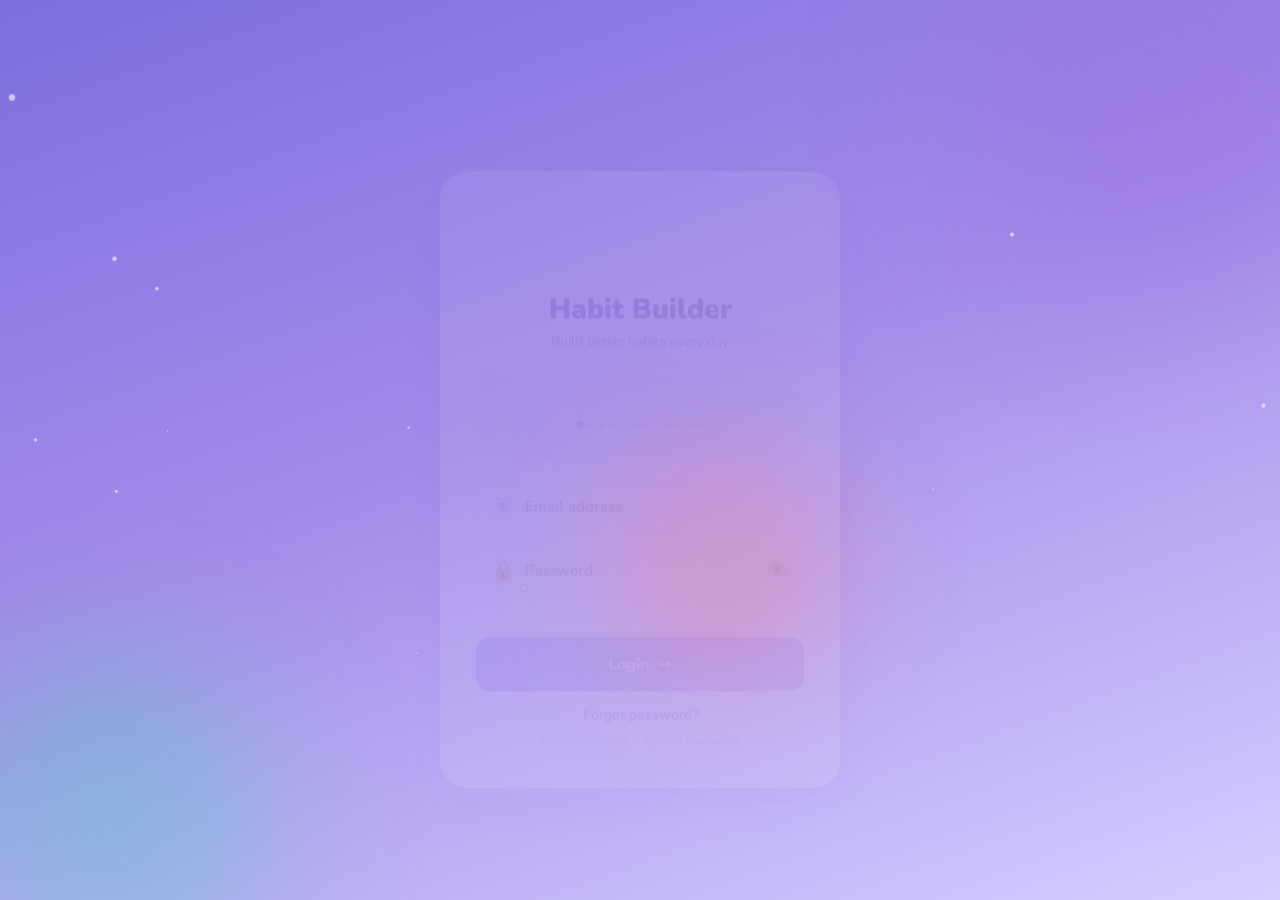
<file: index.html>
<!DOCTYPE html>
<html lang="en">
<head>
<meta charset="UTF-8" />
<meta http-equiv="refresh" content="0; url=Index.html" />
<title>Redirecting...</title>
</head>
<body>
<p>Loading... <a href="Index.html">Click here if not redirected</a></p>
</body>
</html>
</file>
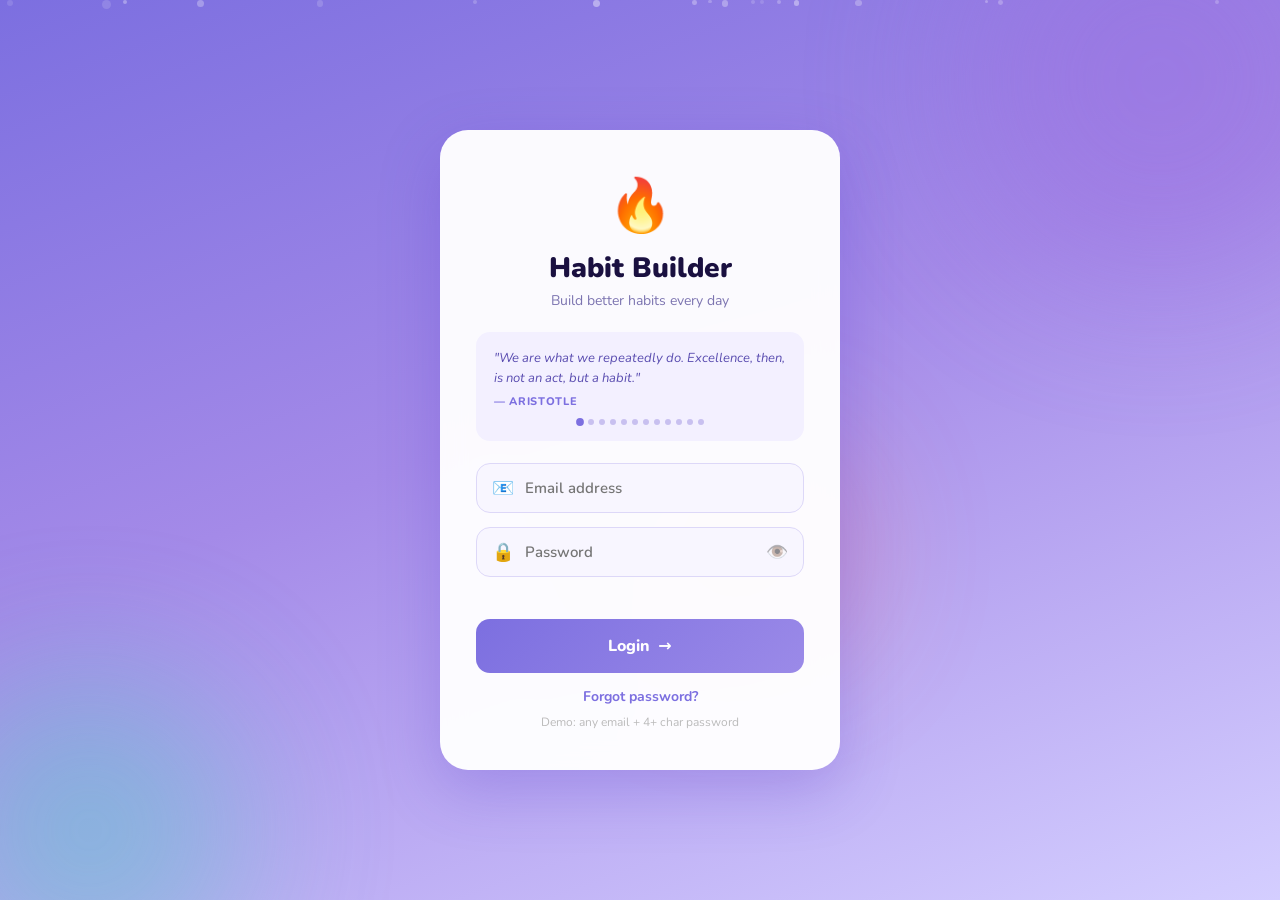
<file: Index.html>
<!DOCTYPE html>
<html lang="en">
<head>
  <meta charset="UTF-8" />
  <meta name="viewport" content="width=device-width, initial-scale=1.0" />
  <title>Habit Builder — Login</title>
  <link rel="stylesheet" href="css/global.css" />
  <link rel="stylesheet" href="css/login.css" />
  <link rel="preconnect" href="https://fonts.googleapis.com" />
  <link href="https://fonts.googleapis.com/css2?family=Nunito:wght@400;600;700;800;900&display=swap" rel="stylesheet" />
</head>
<body>

  <!-- Animated background blobs -->
  <div class="blob blob-1"></div>
  <div class="blob blob-2"></div>
  <div class="blob blob-3"></div>

  <!-- Floating particles -->
  <div class="particles" id="particles"></div>

  <div class="login-wrapper">
    <div class="login-card" id="loginCard">

      <!-- Brand -->
      <div class="brand">
        <div class="brand-icon">🔥</div>
        <h1 class="brand-title">Habit Builder</h1>
        <p class="brand-sub">Build better habits every day</p>
      </div>

      <!-- Rotating Quote -->
      <div class="quote-box" id="quoteBox">
        <p class="quote-text" id="quoteText"></p>
        <p class="quote-author" id="quoteAuthor"></p>
        <div class="quote-dots" id="quoteDots"></div>
      </div>

      <!-- Login Form -->
      <div id="loginForm">
        <div class="input-group">
          <span class="input-icon">📧</span>
          <input type="email" id="emailInput" class="form-input" placeholder="Email address" autocomplete="off" />
        </div>
        <div class="input-group">
          <span class="input-icon">🔒</span>
          <input type="password" id="passwordInput" class="form-input" placeholder="Password" />
          <span class="toggle-pass" id="togglePass">👁️</span>
        </div>
        <p class="error-msg" id="errorMsg"></p>
        <button class="btn-login" id="loginBtn" onclick="handleLogin()">
          <span>Login</span>
          <span class="btn-arrow">→</span>
        </button>
        <p class="forgot-link" onclick="showForgot()">Forgot password?</p>
        <p class="demo-hint">Demo: any email + 4+ char password</p>
      </div>

      <!-- Forgot Password Form -->
      <div id="forgotForm" style="display:none">
        <p class="forgot-desc">Enter your email to receive a reset link.</p>
        <div class="input-group">
          <span class="input-icon">📧</span>
          <input type="email" id="forgotEmail" class="form-input" placeholder="Your email" />
        </div>
        <button class="btn-login" onclick="sendReset()">Send Reset Link</button>
        <p class="forgot-link" onclick="showLogin()">← Back to login</p>
      </div>

    </div>
  </div>

  <script src="js/quotes.js"></script>
  <script src="js/login.js"></script>
  <script src="js/particles.js"></script>
</body>
</html>
</file>
<file: css/global.css>
/* ===== global.css ===== */
@import url('https://fonts.googleapis.com/css2?family=Nunito:wght@400;600;700;800;900&display=swap');

:root {
  --accent: #7C6FE0;
  --accent-light: #9b8ae8;
  --accent-pale: #f0effe;
  --bg: #f0effe;
  --card: #ffffff;
  --text: #1a1040;
  --muted: #7c74b0;
  --border: #e8e6ff;
  --danger: #e74c3c;
  --success: #4ECDC4;
  --radius-sm: 10px;
  --radius-md: 16px;
  --radius-lg: 22px;
  --shadow: 0 2px 16px rgba(124,111,224,0.10);
  --shadow-lg: 0 8px 32px rgba(124,111,224,0.18);
  --transition: 0.22s cubic-bezier(.4,0,.2,1);
}

[data-theme="dark"] {
  --bg: #0f0f1a;
  --card: #1a1a2e;
  --text: #e8e6ff;
  --muted: #8b86b8;
  --border: #2e2b50;
  --accent-pale: #1e1d38;
  --shadow: 0 2px 16px rgba(0,0,0,0.35);
  --shadow-lg: 0 8px 32px rgba(0,0,0,0.5);
}

*, *::before, *::after { box-sizing: border-box; margin: 0; padding: 0; }

html { font-size: 16px; }

body {
  font-family: 'Nunito', system-ui, sans-serif;
  background: var(--bg);
  color: var(--text);
  min-height: 100vh;
  transition: background var(--transition), color var(--transition);
  overflow-x: hidden;
}

a { color: inherit; text-decoration: none; }
button { font-family: inherit; cursor: pointer; border: none; outline: none; }
input { font-family: inherit; }
input:focus { outline: none; }

/* ── Shared components ── */

.toast {
  position: fixed;
  bottom: 90px;
  left: 50%;
  transform: translateX(-50%) translateY(20px);
  background: var(--accent);
  color: #fff;
  padding: 11px 24px;
  border-radius: 50px;
  font-size: 14px;
  font-weight: 700;
  z-index: 9000;
  opacity: 0;
  pointer-events: none;
  white-space: nowrap;
  transition: opacity 0.3s, transform 0.3s;
  box-shadow: 0 4px 20px rgba(124,111,224,0.4);
}
.toast.show {
  opacity: 1;
  transform: translateX(-50%) translateY(0);
}
.toast.error { background: var(--danger); }

/* Modal */
.modal-overlay {
  position: fixed; inset: 0;
  background: rgba(0,0,0,0.5);
  z-index: 800;
  display: flex; align-items: flex-end; justify-content: center;
  opacity: 0; pointer-events: none;
  transition: opacity var(--transition);
}
.modal-overlay.open { opacity: 1; pointer-events: all; }

.modal-card {
  background: var(--card);
  border-radius: 24px 24px 0 0;
  padding: 28px 22px 40px;
  width: 100%; max-width: 480px;
  transform: translateY(40px);
  transition: transform var(--transition);
}
.modal-overlay.open .modal-card { transform: translateY(0); }

.modal-header {
  display: flex; justify-content: space-between; align-items: center;
  margin-bottom: 20px;
}
.modal-header h3 { font-size: 18px; font-weight: 800; color: var(--text); }
.close-btn {
  width: 32px; height: 32px; border-radius: 50%;
  background: var(--border); color: var(--muted);
  font-size: 14px; display: flex; align-items: center; justify-content: center;
}

.modal-input {
  width: 100%; padding: 14px 18px;
  border: 1.5px solid var(--border);
  border-radius: var(--radius-sm);
  font-size: 15px; font-weight: 600;
  background: var(--accent-pale); color: var(--text);
  margin-bottom: 18px;
  transition: border var(--transition);
}
.modal-input:focus { border-color: var(--accent); }

.modal-label {
  font-size: 12px; font-weight: 700; color: var(--muted);
  text-transform: uppercase; letter-spacing: .07em;
  margin-bottom: 10px;
}

.emoji-grid {
  display: flex; flex-wrap: wrap; gap: 8px; margin-bottom: 18px;
}
.emoji-item {
  width: 42px; height: 42px; border-radius: 12px;
  border: 2px solid var(--border);
  display: flex; align-items: center; justify-content: center;
  font-size: 20px; cursor: pointer;
  transition: border var(--transition), background var(--transition);
}
.emoji-item.selected { border-color: var(--accent); background: rgba(124,111,224,0.12); }

.color-grid {
  display: flex; flex-wrap: wrap; gap: 10px; margin-bottom: 22px;
}
.color-dot {
  width: 32px; height: 32px; border-radius: 50%; cursor: pointer;
  border: 3px solid transparent;
  transition: border var(--transition), transform var(--transition);
}
.color-dot.selected { border-color: var(--text); transform: scale(1.15); }

.btn-add {
  width: 100%; padding: 15px;
  border-radius: var(--radius-md);
  background: linear-gradient(135deg, var(--accent), var(--accent-light));
  color: #fff; font-size: 16px; font-weight: 800;
  transition: transform var(--transition), box-shadow var(--transition);
}
.btn-add:hover { transform: scale(1.02); box-shadow: 0 6px 24px rgba(124,111,224,0.35); }

.modal-actions { display: flex; gap: 10px; }
.btn-delete {
  flex: 1; padding: 14px;
  border-radius: var(--radius-md);
  border: 1.5px solid var(--danger);
  background: transparent; color: var(--danger);
  font-size: 14px; font-weight: 800;
  transition: background var(--transition);
}
.btn-delete:hover { background: rgba(231,76,60,0.08); }
.btn-save {
  flex: 2; padding: 14px;
  border-radius: var(--radius-md);
  background: linear-gradient(135deg, var(--accent), var(--accent-light));
  color: #fff; font-size: 14px; font-weight: 800;
  border: 1.5px solid transparent;
  transition: transform var(--transition);
}
.btn-save:hover { transform: scale(1.02); }

/* Progress bar */
.progress-bar {
  height: 6px; border-radius: 6px;
  background: var(--border); overflow: hidden; margin-top: 10px;
}
.progress-fill {
  height: 100%; border-radius: 6px;
  background: linear-gradient(90deg, var(--accent), var(--success));
  transition: width 0.6s cubic-bezier(.4,0,.2,1);
}

/* Empty state */
.empty-state {
  text-align: center; padding: 48px 20px; color: var(--muted);
}
.empty-emoji { font-size: 52px; margin-bottom: 12px; }
.empty-state p { font-size: 15px; line-height: 1.6; }
</file>
<file: css/login.css>
/* ===== login.css ===== */

body {
  background: linear-gradient(160deg, #7C6FE0 0%, #a48ae8 45%, #d4ceff 100%);
  min-height: 100vh;
  display: flex;
  align-items: center;
  justify-content: center;
  overflow: hidden;
}

/* Animated gradient blobs */
.blob {
  position: fixed;
  border-radius: 50%;
  filter: blur(80px);
  opacity: 0.45;
  animation: blobFloat 8s ease-in-out infinite;
  pointer-events: none;
}
.blob-1 {
  width: 400px; height: 400px;
  background: #9b6fe0;
  top: -120px; right: -80px;
  animation-delay: 0s;
}
.blob-2 {
  width: 300px; height: 300px;
  background: #4ecdc4;
  bottom: -80px; left: -60px;
  animation-delay: -3s;
}
.blob-3 {
  width: 200px; height: 200px;
  background: #ff6b6b;
  top: 50%; left: 50%;
  animation-delay: -5s;
}

@keyframes blobFloat {
  0%, 100% { transform: translate(0, 0) scale(1); }
  33% { transform: translate(20px, -20px) scale(1.05); }
  66% { transform: translate(-15px, 15px) scale(0.97); }
}

/* Particles */
.particles { position: fixed; inset: 0; pointer-events: none; }
.particle {
  position: absolute;
  width: 6px; height: 6px;
  border-radius: 50%;
  background: rgba(255,255,255,0.6);
  animation: particleDrift linear infinite;
}
@keyframes particleDrift {
  0%   { transform: translateY(100vh) scale(0); opacity: 0; }
  10%  { opacity: 1; }
  90%  { opacity: 1; }
  100% { transform: translateY(-100px) scale(1); opacity: 0; }
}

/* Login wrapper & card */
.login-wrapper {
  width: 100%; max-width: 440px;
  padding: 20px;
  position: relative; z-index: 10;
  animation: slideUp 0.6s cubic-bezier(.4,0,.2,1) both;
}
@keyframes slideUp {
  from { opacity: 0; transform: translateY(32px); }
  to   { opacity: 1; transform: translateY(0); }
}

.login-card {
  background: rgba(255,255,255,0.96);
  border-radius: 28px;
  padding: 40px 36px;
  box-shadow: 0 20px 60px rgba(80,50,200,0.25);
  backdrop-filter: blur(12px);
}

/* Brand */
.brand { text-align: center; margin-bottom: 22px; }
.brand-icon {
  font-size: 52px;
  display: block; margin-bottom: 8px;
  animation: iconPop 0.8s cubic-bezier(.4,0,.2,1) both 0.2s;
}
@keyframes iconPop {
  0%   { transform: scale(0) rotate(-20deg); opacity: 0; }
  80%  { transform: scale(1.1) rotate(4deg); }
  100% { transform: scale(1) rotate(0); opacity: 1; }
}
.brand-title { font-size: 28px; font-weight: 900; color: #1a1040; margin-bottom: 4px; }
.brand-sub   { font-size: 14px; color: #7c74b0; }

/* Quote box */
.quote-box {
  background: #f3f0ff;
  border-radius: 14px;
  padding: 16px 18px;
  margin-bottom: 22px;
  min-height: 86px;
  display: flex;
  flex-direction: column;
  justify-content: center;
  position: relative;
  overflow: hidden;
}
.quote-text {
  font-size: 13px; font-style: italic;
  color: #5a4db0; line-height: 1.55;
  transition: opacity 0.5s, transform 0.5s;
}
.quote-text.fade-out { opacity: 0; transform: translateY(-8px); }
.quote-text.fade-in  { opacity: 1; transform: translateY(0); }
.quote-author {
  font-size: 11px; font-weight: 800;
  color: var(--accent, #7C6FE0);
  margin-top: 6px;
  text-transform: uppercase; letter-spacing: .06em;
}
.quote-dots {
  display: flex; gap: 5px;
  justify-content: center; margin-top: 10px;
}
.quote-dot {
  width: 6px; height: 6px; border-radius: 50%;
  background: #c8c0f0;
  transition: background 0.3s, transform 0.3s;
}
.quote-dot.active { background: #7C6FE0; transform: scale(1.3); }

/* Input group */
.input-group {
  position: relative;
  margin-bottom: 14px;
}
.input-icon {
  position: absolute; left: 16px; top: 50%;
  transform: translateY(-50%); font-size: 18px;
  pointer-events: none;
}
.form-input {
  width: 100%; padding: 14px 18px 14px 48px;
  border-radius: 14px;
  border: 1.5px solid #ddd8f8;
  font-size: 15px; font-weight: 600;
  background: #f8f6ff; color: #1a1040;
  transition: border 0.2s, box-shadow 0.2s;
}
.form-input:focus {
  border-color: #7C6FE0;
  box-shadow: 0 0 0 3px rgba(124,111,224,0.15);
}
.toggle-pass {
  position: absolute; right: 16px; top: 50%;
  transform: translateY(-50%);
  cursor: pointer; font-size: 18px; opacity: 0.5;
  transition: opacity 0.2s;
}
.toggle-pass:hover { opacity: 1; }

.error-msg {
  color: #e74c3c; font-size: 13px; font-weight: 600;
  text-align: center; margin-bottom: 10px; min-height: 18px;
}

/* Login button */
.btn-login {
  width: 100%; padding: 16px;
  border-radius: 14px;
  background: linear-gradient(135deg, #7C6FE0, #9b8ae8);
  color: #fff; font-size: 16px; font-weight: 800;
  display: flex; align-items: center; justify-content: center; gap: 8px;
  transition: transform 0.15s, box-shadow 0.15s;
  border: none;
}
.btn-login:hover { transform: scale(1.02); box-shadow: 0 8px 28px rgba(124,111,224,0.4); }
.btn-login:active { transform: scale(0.98); }
.btn-arrow { transition: transform 0.2s; }
.btn-login:hover .btn-arrow { transform: translateX(4px); }

.forgot-link {
  text-align: center; color: #7C6FE0; cursor: pointer;
  font-size: 14px; font-weight: 700; margin-top: 14px;
  transition: opacity 0.2s;
}
.forgot-link:hover { opacity: 0.7; }

.demo-hint {
  text-align: center; color: #bbb;
  font-size: 12px; margin-top: 8px;
}

.forgot-desc { font-size: 14px; color: #7c74b0; margin-bottom: 14px; }
</file>
